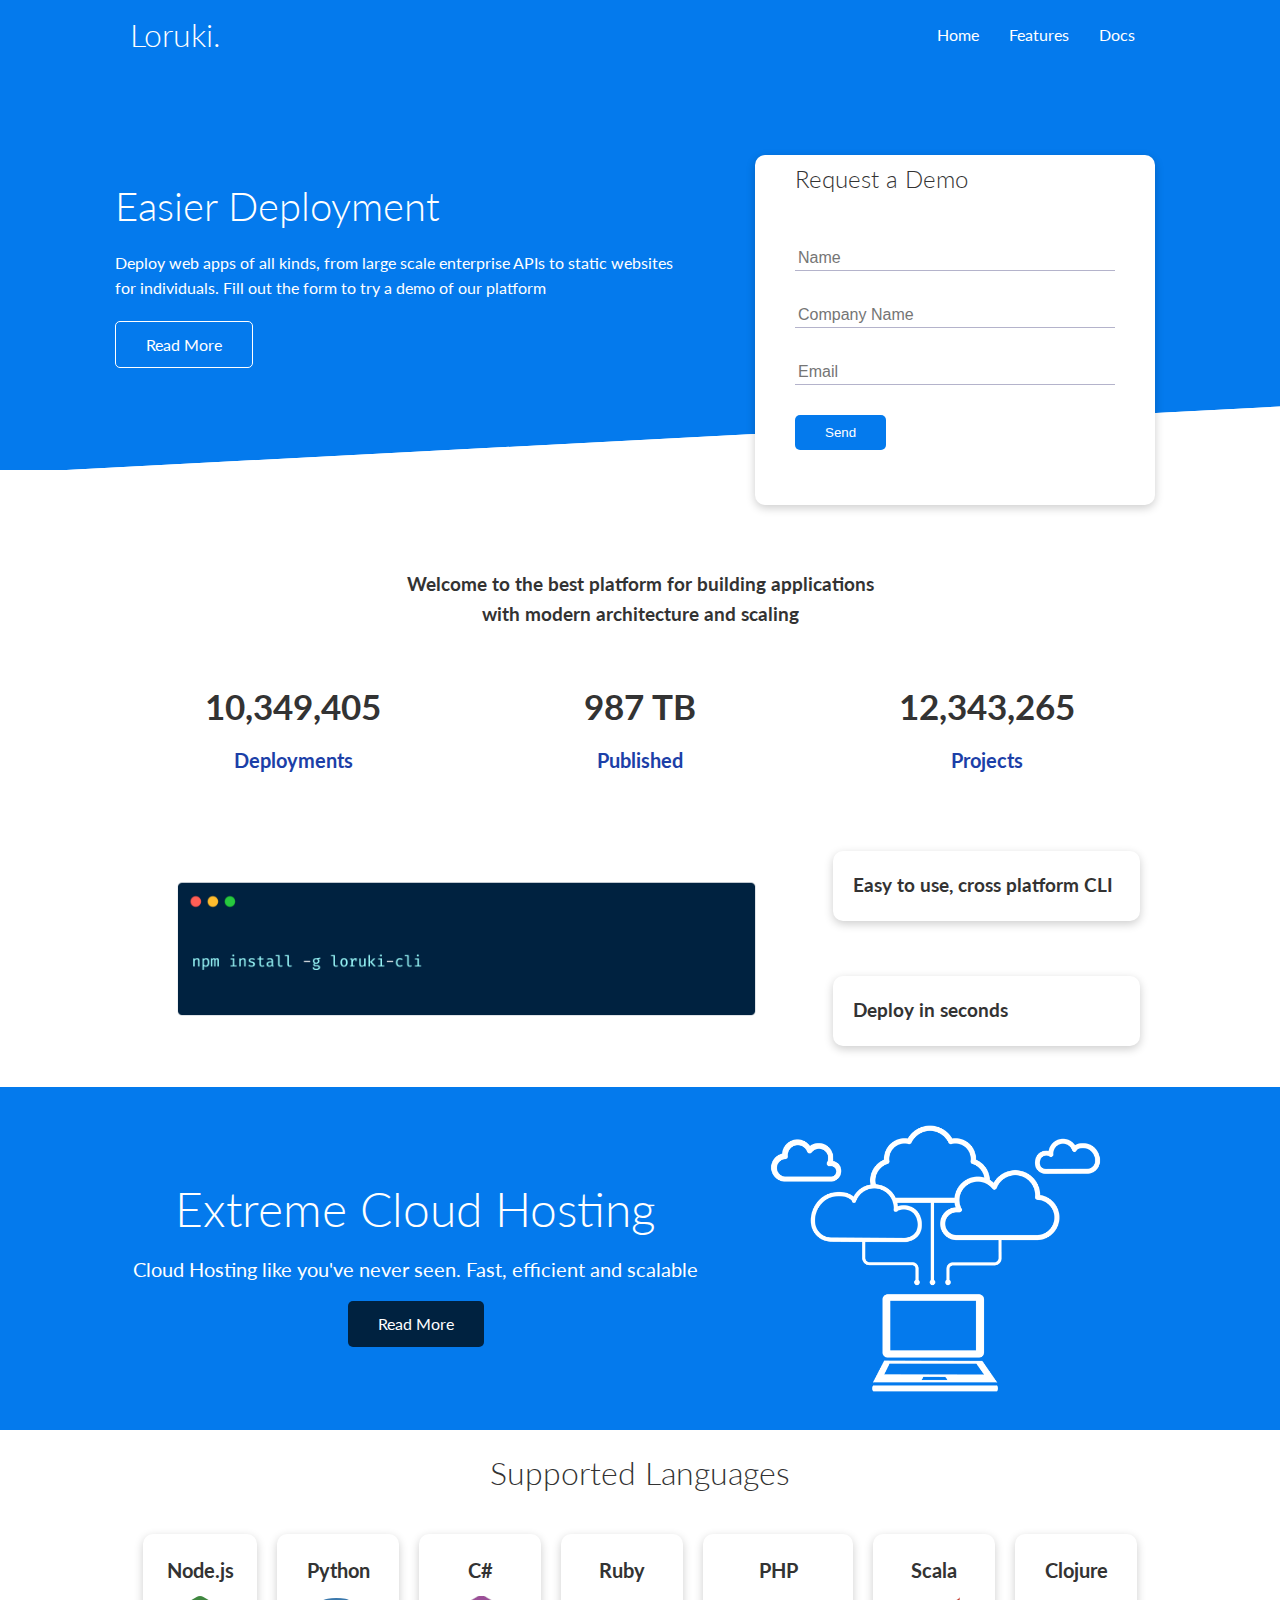
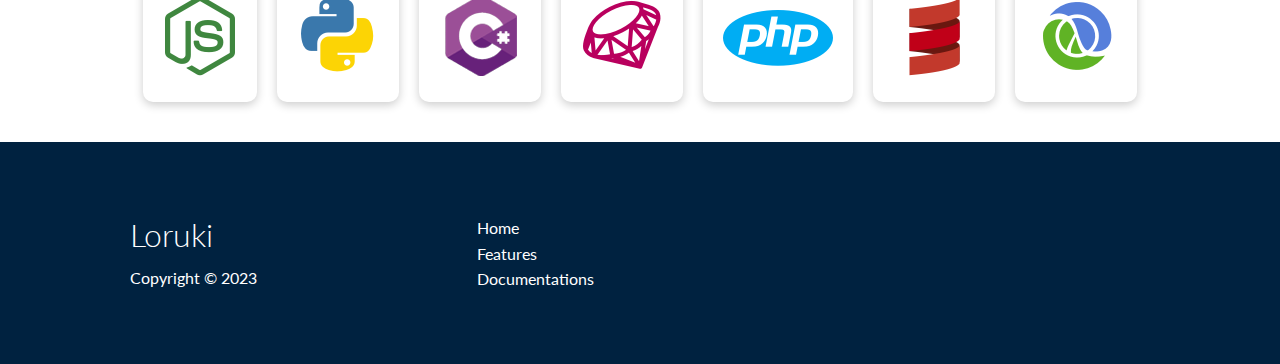
<file: index.html>
<!DOCTYPE html>
<html lang="en">
<head>
    <meta charset="UTF-8">
    <meta http-equiv="X-UA-Compatible" content="IE=edge">
    <meta name="viewport" content="width=device-width, initial-scale=1.0">
    <link rel="stylesheet" href="https://cdnjs.cloudflare.com/ajax/libs/font-awesome/6.4.0/css/all.min.css" integrity="sha512-iecdLmaskl7CVkqkXNQ/ZH/XLlvWZOJyj7Yy7tcenmpD1ypASozpmT/E0iPtmFIB46ZmdtAc9eNBvH0H/ZpiBw==" crossorigin="anonymous" referrerpolicy="no-referrer" />
    <link rel="stylesheet" href="utilities.css">
    <link rel="stylesheet" href="index.css">
    <title>Loruki | Cloud Hosting for Everyone</title>
</head>
<body>
    <!-- Navbar -->
    <div class="navbar">
        <div class="container flex">
            <h1 class="logo">Loruki.</h1>
            <nav>
                <ul>
                    <li><a href="index.html">Home</a></li>
                    <li><a href="features.html">Features</a></li>
                    <li><a href="docs.html">Docs</a></li>
                </ul>
            </nav>
        </div>
    </div>

    <!-- showcase -->
    <section class="showcase">
        <div class="container grid">
            <div class="showcase-text">
                <h1>Easier Deployment</h1>
                <p>Deploy web apps of all kinds, from large scale enterprise APIs to static websites for individuals. Fill out the form to try a demo of our platform</p>
                <a href="features.html" class="btn btn-outline">Read More</a>
            </div>

            <div class="showcase-form card">
                <h2>Request a Demo</h2>
                <form name="contact" method="POST" netlify-honeypot="bot-field" data-netlify="true">
                    <input type="hidden" name="form-name" value="contact">
                    <p class="hidden">
                        <label>Don't fill this out if you're human: <input name="bot-field"/> </label>
                    </p>
                    <div class="form-control">
                        <input type="text" name="name" placeholder="Name" required>
                    </div>
                    <div class="form-control">
                        <input type="text" name="company" placeholder="Company Name" required>
                    </div>
                    <div class="form-control">
                        <input type="email" name="email" placeholder="Email" required>
                    </div>
                    <input type="submit" value="Send" class="btn btn-primary">
                </form>
            </div>
        </div>
    </section>

    <!-- Stats -->
    <section class="stats">
        <div class="container">
            <h3 class="stats-heading text-center my-1">
                Welcome to the best platform for building applications with modern architecture and scaling
            </h3>

            <div class="grid grid-3 text-center my-4">
                <div>
                    <i class="fas fa-server fa-3x"></i>
                    <h3>10,349,405</h3>
                    <p class="text-secondary">Deployments</p>
                </div>
                <div>
                    <i class="fas fa-upload fa-3x"></i>
                    <h3>987 TB</h3>
                    <p class="text-secondary">Published</p>
                </div>
                <div>
                    <i class="fas fa-project-diagram fa-3x"></i>
                    <h3>12,343,265</h3>
                    <p class="text-secondary">Projects</p>
                </div>
            </div>
        </div>
    </section>

    <!-- Cli -->
    <section class="cli">
        <div class="container grid">
            <img src="images/cli.png" alt="">
            <div class="card">
                <h3>Easy to use, cross platform CLI</h3>
            </div>
            <div class="card">
                <h3>Deploy in seconds</h3>
            </div>
        </div>
    </section>

    <!-- Cloud -->
    <section class="cloud bg-primary my-2 py-2">
        <div class="container grid">
            <div class="text-center">
                <h2 class="lg">Extreme Cloud Hosting</h2>
                <p class="lead my-1">Cloud Hosting like you've never seen. 
                    Fast, efficient and scalable
                </p>
                <a href="features.html" class="btn btn-dark">Read More</a>
            </div>
            <img src="images/cloud.png" alt="">
        </div>
    </section>

    <!-- Languages -->
    <section class="languages">
        <h2 class="md text-center my-2">Supported Languages</h2>
        <div class="container flex">
            <div class="card">
                <h4>Node.js</h4>
                <img src="images/logos/node.png" alt="">
            </div>
            <div class="card">
                <h4>Python</h4>
                <img src="images/logos/python.png" alt="">
            </div>
            <div class="card">
                <h4>C#</h4>
                <img src="images/logos/csharp.png" alt="">
            </div>
            <div class="card">
                <h4>Ruby</h4>
                <img src="images/logos/ruby.png" alt="">
            </div>
            <div class="card">
                <h4>PHP</h4>
                <img src="images/logos/php.png" alt="">
            </div>
            <div class="card">
                <h4>Scala</h4>
                <img src="images/logos/scala.png" alt="">
            </div>
            <div class="card">
                <h4>Clojure</h4>
                <img src="images/logos/clojure.png" alt="">
            </div>

        </div>
    </section>

    <!-- Footer -->
    <footer class="footer bg-dark py-5">
        <div class="container grid grid-3">
            <div>
                <h1>Loruki</h1>
                <p>Copyright &copy; 2023</p>
            </div>

            <nav>
                <ul>
                    <li><a href="index.html">Home</a></li>
                    <li><a href="features.html">Features</a></li>
                    <li><a href="docs.html">Documentations</a></li>
                </ul>
            </nav>

            <div class="social">
                <a href="#"><i class="fab fa-github fa-2x"></i></a>
                <a href="#"><i class="fab fa-facebook fa-2x"></i></a>
                <a href="#"><i class="fab fa-instagram fa-2x"></i></a>
                <a href="#"><i class="fab fa-twitter fa-2x"></i></a>
            </div>
        </div>
    </footer>
</body>
</html>
</file>
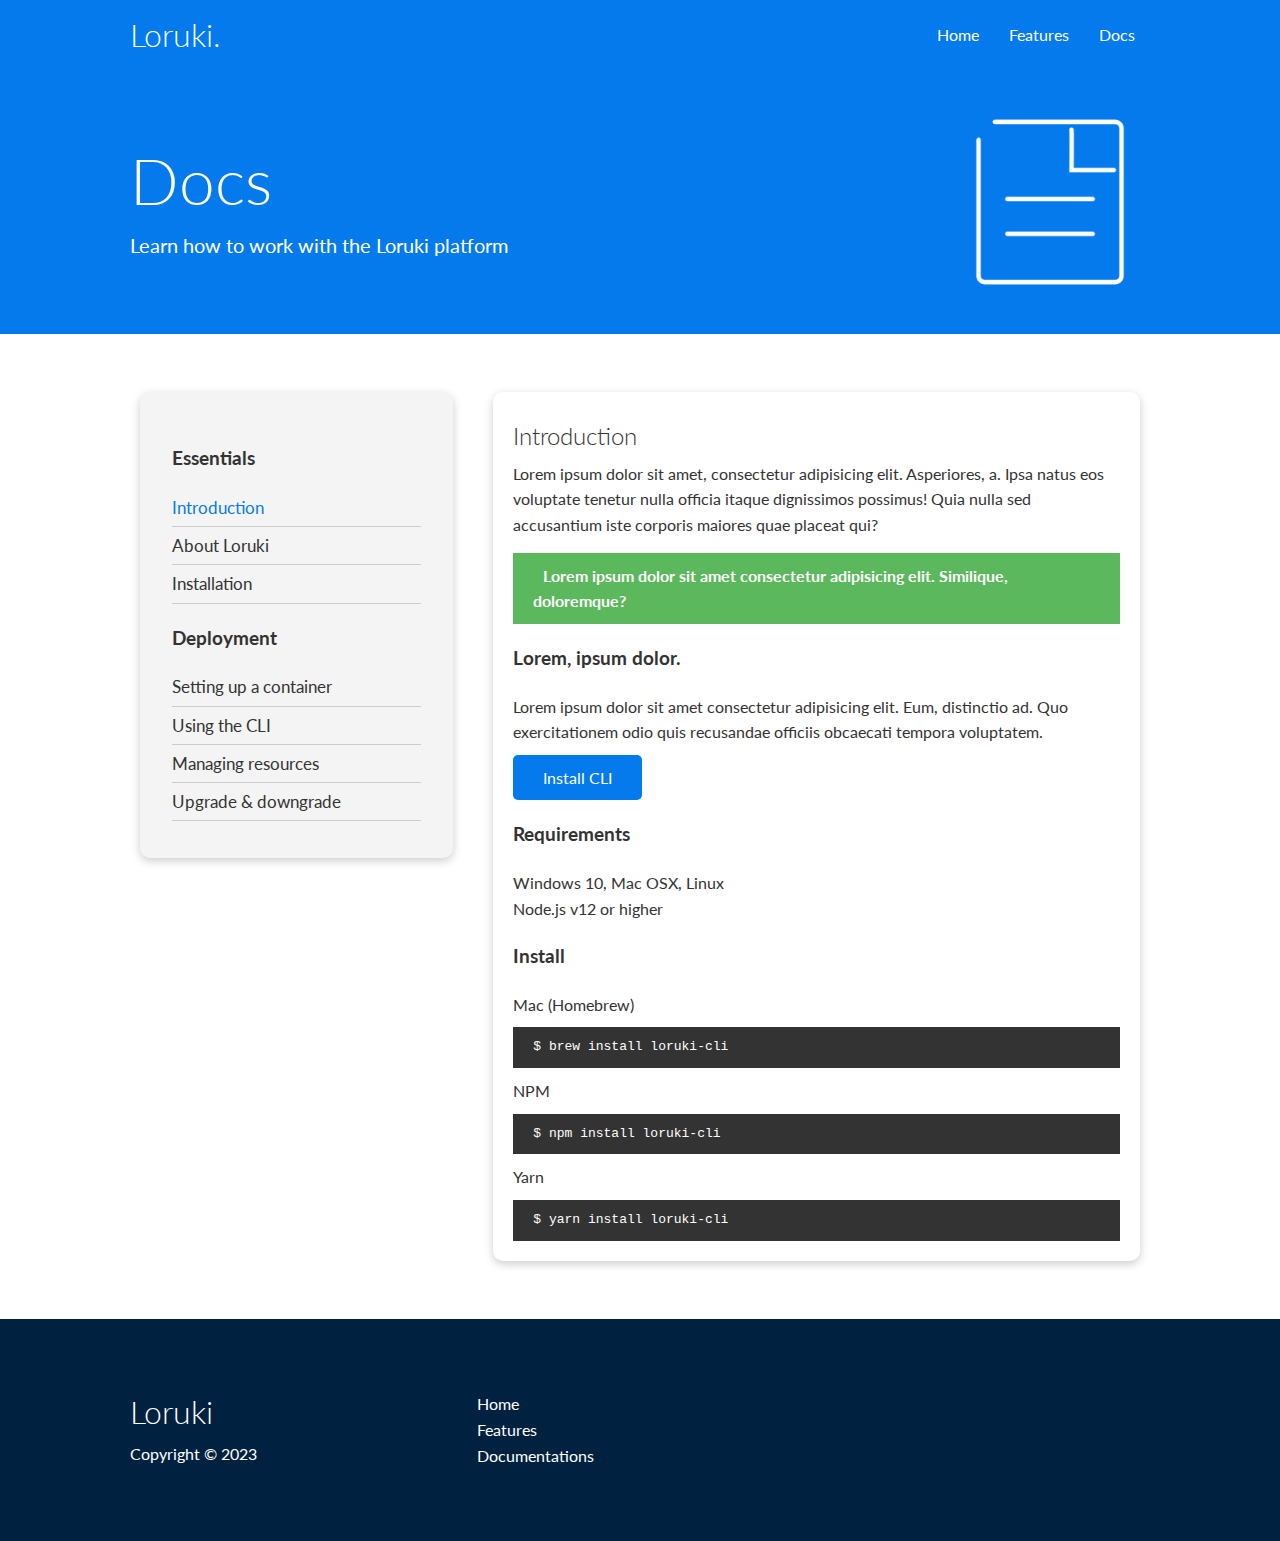
<file: docs.html>
<!DOCTYPE html>
<html lang="en">
<head>
    <meta charset="UTF-8">
    <meta http-equiv="X-UA-Compatible" content="IE=edge">
    <meta name="viewport" content="width=device-width, initial-scale=1.0">
    <link rel="stylesheet" href="https://cdnjs.cloudflare.com/ajax/libs/font-awesome/6.4.0/css/all.min.css" integrity="sha512-iecdLmaskl7CVkqkXNQ/ZH/XLlvWZOJyj7Yy7tcenmpD1ypASozpmT/E0iPtmFIB46ZmdtAc9eNBvH0H/ZpiBw==" crossorigin="anonymous" referrerpolicy="no-referrer" />
    <link rel="stylesheet" href="utilities.css">
    <link rel="stylesheet" href="index.css">
    <title>Loruki | Cloud Hosting for Everyone</title>
</head>
<body>
    <!-- Navbar -->
    <div class="navbar">
        <div class="container flex">
            <h1 class="logo">Loruki.</h1>
            <nav>
                <ul>
                    <li><a href="index.html">Home</a></li>
                    <li><a href="features.html">Features</a></li>
                    <li><a href="docs.html">Docs</a></li>
                </ul>
            </nav>
        </div>
    </div>

    <!-- Head -->
    <section class="docs-head bg-primary py-3">
        <div class="container grid">
            <div>
                <h1 class="xl">Docs</h1>
                <p class="lead">Learn how to work with the Loruki platform</p>
            </div>
            <img src="images/docs.png" alt="">
        </div>
    </section>

    <section class="docs-main my-4">
        <div class="container grid">
            <div class="card bg-light p-3">
                <h3 class="my-2">Essentials</h3>
                <nav>
                    <ul>
                        <li><a class="text-primary" href="#">Introduction</a></li>
                        <li><a href="#">About Loruki</a></li>
                        <li><a href="#">Installation</a></li>
                    </ul>
                </nav>

                 <h3 class="my-2">Deployment</h3>
                <nav>
                    <ul>
                        <li><a href="#">Setting up a container</a></li>
                        <li><a href="#">Using the CLI</a></li>
                        <li><a href="#">Managing resources</a></li>
                        <li><a href="#">Upgrade & downgrade</a></li>
                    </ul>
                </nav>
            </div>

            <div class="card">
                <h2>Introduction</h2>
                <p>Lorem ipsum dolor sit amet, consectetur adipisicing elit. Asperiores, a. Ipsa natus eos voluptate tenetur nulla officia itaque dignissimos possimus! Quia nulla sed accusantium iste corporis maiores quae placeat qui?</p>
                
                <div class="alert alert-success">
                    <i class="fas fa-info"></i>
                        Lorem ipsum dolor sit amet consectetur adipisicing elit. Similique, doloremque?
                </div>
                
                <h3>Lorem, ipsum dolor.</h3>
                <p>Lorem ipsum dolor sit amet consectetur adipisicing elit. Eum, distinctio ad. Quo exercitationem odio quis recusandae officiis obcaecati tempora voluptatem.</p>
                <a href="#" class="btn btn-primary">Install CLI</a>
               
                <h3>Requirements</h3>
                <ul>
                    <li>Windows 10, Mac OSX, Linux</li>
                    <li>Node.js v12 or higher</li>
                </ul>

                <h3>Install</h3>
                <p>Mac (Homebrew)</p>
                <pre><code>$ brew install loruki-cli</code></pre>

                <p>NPM</p>
                <pre><code>$ npm install loruki-cli</code></pre>

                <p>Yarn</p>
                <pre><code>$ yarn install loruki-cli</code></pre>
            </div>
        </div>
    </section>

    <!-- Footer -->
    <footer class="footer bg-dark py-5">
        <div class="container grid grid-3">
            <div>
                <h1>Loruki</h1>
                <p>Copyright &copy; 2023</p>
            </div>

            <nav>
                <ul>
                    <li><a href="index.html">Home</a></li>
                    <li><a href="features.html">Features</a></li>
                    <li><a href="docs.html">Documentations</a></li>
                </ul>
            </nav>

            <div class="social">
                <a href="#"><i class="fab fa-github fa-2x"></i></a>
                <a href="#"><i class="fab fa-facebook fa-2x"></i></a>
                <a href="#"><i class="fab fa-instagram fa-2x"></i></a>
                <a href="#"><i class="fab fa-twitter fa-2x"></i></a>
            </div>
        </div>
    </footer>
</body>
</html>
</file>
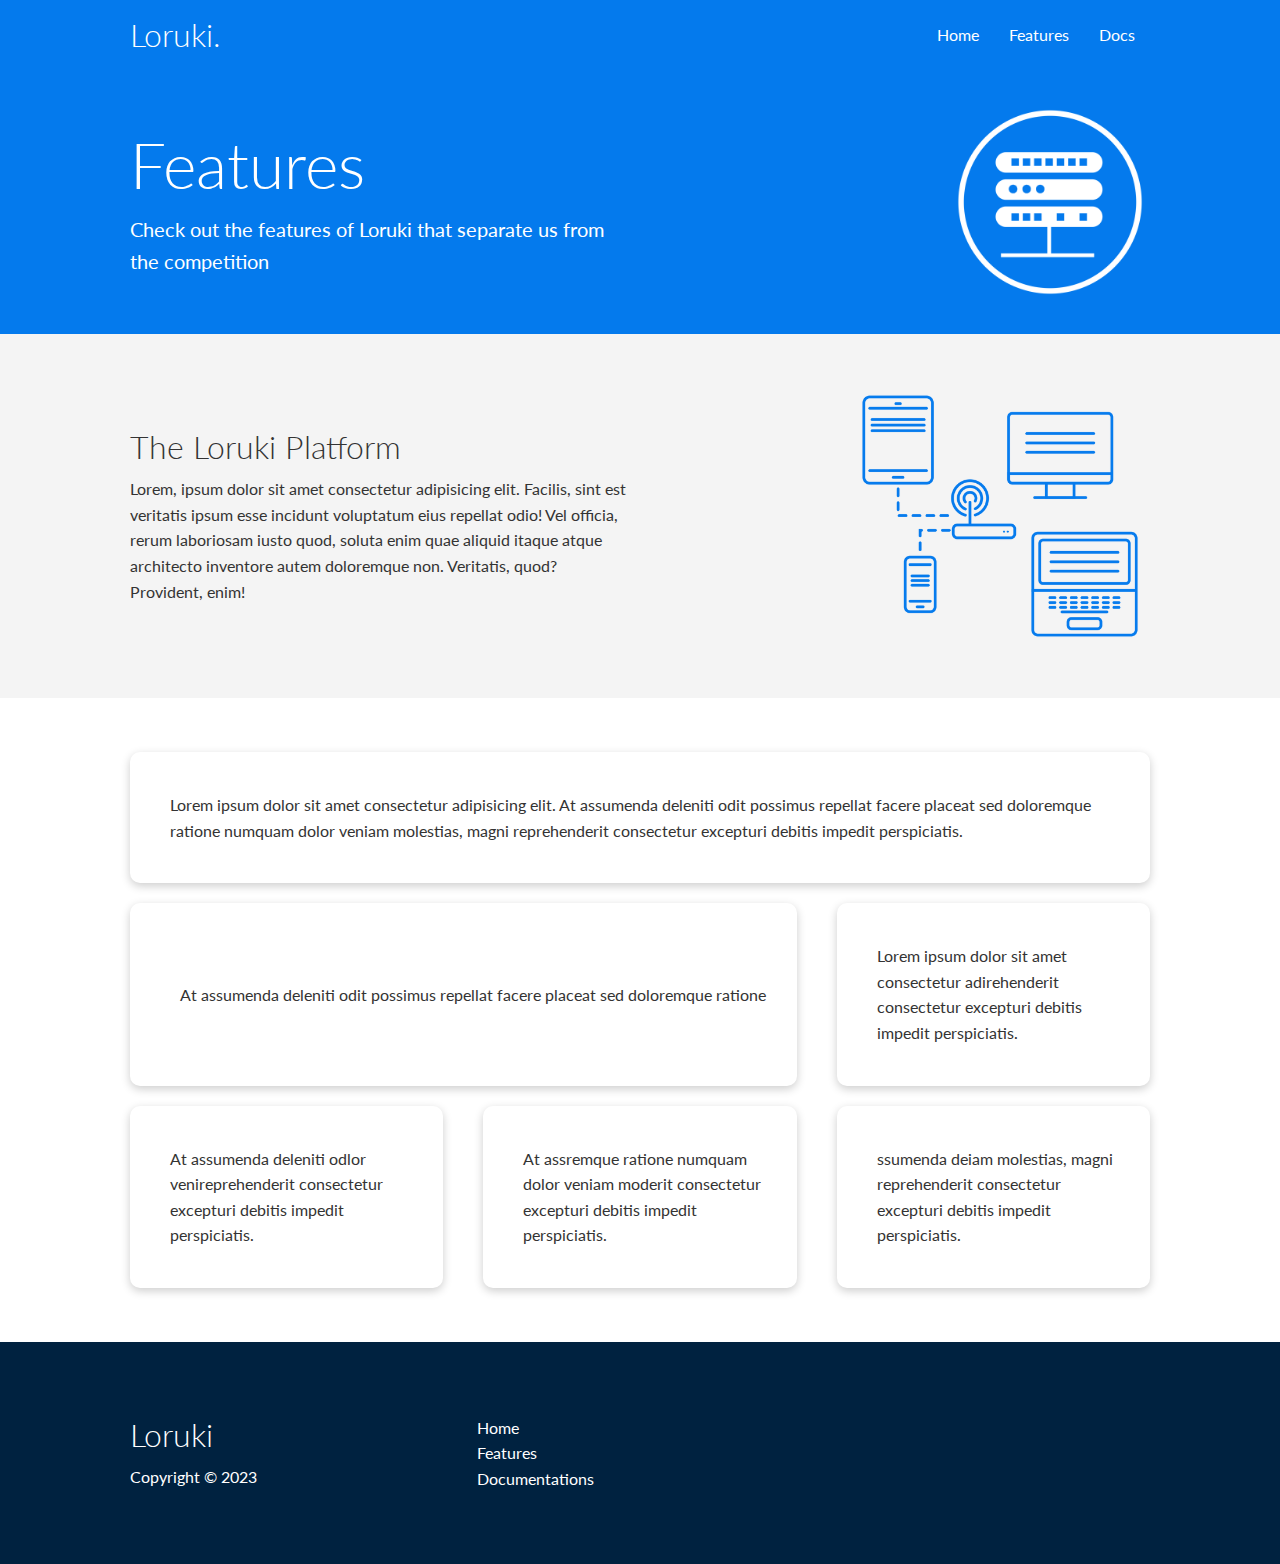
<file: features.html>
<!DOCTYPE html>
<html lang="en">
<head>
    <meta charset="UTF-8">
    <meta http-equiv="X-UA-Compatible" content="IE=edge">
    <meta name="viewport" content="width=device-width, initial-scale=1.0">
    <link rel="stylesheet" href="https://cdnjs.cloudflare.com/ajax/libs/font-awesome/6.4.0/css/all.min.css" integrity="sha512-iecdLmaskl7CVkqkXNQ/ZH/XLlvWZOJyj7Yy7tcenmpD1ypASozpmT/E0iPtmFIB46ZmdtAc9eNBvH0H/ZpiBw==" crossorigin="anonymous" referrerpolicy="no-referrer" />
    <link rel="stylesheet" href="utilities.css">
    <link rel="stylesheet" href="index.css">
    <title>Loruki | Cloud Hosting for Everyone</title>
</head>
<body>
    <!-- Navbar -->
    <div class="navbar">
        <div class="container flex">
            <h1 class="logo">Loruki.</h1>
            <nav>
                <ul>
                    <li><a href="index.html">Home</a></li>
                    <li><a href="features.html">Features</a></li>
                    <li><a href="docs.html">Docs</a></li>
                </ul>
            </nav>
        </div>
    </div>

    <!-- Head -->
    <section class="features-head bg-primary py-3">
        <div class="container grid">
            <div>
                <h1 class="xl">Features</h1>
                <p class="lead">Check out the features of Loruki that separate us from the competition</p>
            </div>
            <img src="images/server.png" alt="">
        </div>
    </section>

    <!-- Sub-head -->
    <section class="features-sub-head bg-light py-3">
        <div class="container grid">
            <div>
                <h1 class="md">The Loruki Platform</h1>
                <p>Lorem, ipsum dolor sit amet consectetur adipisicing elit. Facilis, sint est veritatis ipsum esse incidunt voluptatum eius repellat odio! Vel officia, rerum laboriosam iusto quod, soluta enim quae aliquid itaque atque architecto inventore autem doloremque non. Veritatis, quod? Provident, enim!</p>
            </div>
            <img src="images/server2.png" alt="">
        </div>
        </div>
    </section>

    <!-- Features-main -->
    <section class="features-main my-2">
        <div class="container grid grid-3">
            <div class="card flex">
                <i class="fas fa-server fa-4x"></i>
                <p>Lorem ipsum dolor sit amet consectetur adipisicing elit. At assumenda deleniti odit possimus repellat facere placeat sed doloremque ratione numquam dolor veniam molestias, magni reprehenderit consectetur excepturi debitis impedit perspiciatis.</p>
            </div>
            <div class="card flex">
                <i class="fas fa-network-wired fa-4x"></i>
                <p> At assumenda deleniti odit possimus repellat facere placeat sed doloremque ratione </p>
            </div>
            <div class="card flex">
                <i class="fas fa-laptop-code fa-4x"></i>
                <p>Lorem ipsum dolor sit amet consectetur adirehenderit consectetur excepturi debitis impedit perspiciatis.</p>
            </div>
            <div class="card flex">
                <i class="fas fa-database fa-4x"></i>
                <p> At assumenda deleniti odlor venireprehenderit consectetur excepturi debitis impedit perspiciatis.</p>
            </div>
            <div class="card flex">
                <i class="fas fa-power-off fa-4x"></i>
                <p> At assremque ratione numquam dolor veniam moderit consectetur excepturi debitis impedit perspiciatis.</p>
            </div>
            <div class="card flex">
                <i class="fas fa-upload fa-4x"></i>
                <p>ssumenda deiam molestias, magni reprehenderit consectetur excepturi debitis impedit perspiciatis.</p>
            </div>
        </div>
    </section>

    <!-- Footer -->
    <footer class="footer bg-dark py-5">
        <div class="container grid grid-3">
            <div>
                <h1>Loruki</h1>
                <p>Copyright &copy; 2023</p>
            </div>

            <nav>
                <ul>
                    <li><a href="index.html">Home</a></li>
                    <li><a href="features.html">Features</a></li>
                    <li><a href="docs.html">Documentations</a></li>
                </ul>
            </nav>

            <div class="social">
                <a href="#"><i class="fab fa-github fa-2x"></i></a>
                <a href="#"><i class="fab fa-facebook fa-2x"></i></a>
                <a href="#"><i class="fab fa-instagram fa-2x"></i></a>
                <a href="#"><i class="fab fa-twitter fa-2x"></i></a>
            </div>
        </div>
    </footer>
</body>
</html>
</file>
<file: utilities.css>
.container{
    max-width: 1100px;
    margin: 0 auto;
    overflow: hidden;
    padding: 0 40px;
}

.card{
    background-color: #fff;
    border-radius: 10px;
    box-shadow: 0 3px 10px rgba(0, 0, 0, 0.2);
    padding: 20px;
    margin: 10px;
    color: #333;
}

.btn{
    display: inline-block;
    padding: 10px 30px;
    cursor: pointer;
    background: var(--primary-color);
    border: none;
    border-radius: 5px;
    color: #fff;
}

.btn-outline{
    background-color: transparent;
    border: 1px solid #fff;
}

.btn:hover{
    transform: scale(0.98);
}

/* Backgrounds and color buttons */
.bg-primary,
.btn-primary{
    background-color: var(--primary-color);
    color: #fff;
}

.bg-secondary,
.btn-secondary{
    background-color: var(--secondary-color);
    color: #fff;
}

.bg-dark,
.btn-dark{
    background-color: var(--dark-color);
    color: #fff;
}

.bg-light,
.btn-light{
    background-color: var(--light-color);
    color: #333;
}

.bg-primary a,
.btn-primary a,
.bg-secondary a,
.btn-secondary a,
.bg-dark a,
.btn-dark a{
    color: #fff;
}

/* text-color */

.text-primary{
    color: var(--primary-color);
}

.text-secondary{
    color: var(--secondary-color);
}

.text-dark{
    color: var(--dark-color);
}

.text-light{
    color: var(--light-color);
}
/* Text-sizes */
.lead{
    font-size: 20px;
}

.sm{
    font-size: 1rem;
}

.md{
    font-size: 2rem;
}

.lg{
    font-size: 3rem;
}

.xl{
    font-size: 4rem;
}

.text-center{
    text-align: center;
}

/* alert */
.alert{
    background-color: var(--light-color);
    padding: 10px 20px;
    font-weight: bold;
    margin: 15px 0;
}

.alert i{
    margin-right: 10px;
}

.alert-success{
    background-color: var(--success-color);
    color: #fff;
}

.alert-error{
    background-color: var(--error-color);
    color: #fff;
}

.flex{
    display: flex;
    justify-content:center;
    align-items: center;
    height: 100%;
}

.grid{
    display: grid;
    grid-template-columns: repeat(2,1fr);
    gap: 20px;
    justify-content: center;
    align-items: center;
    height: 100%;
}

.grid-3{
    grid-template-columns: repeat(3,1fr);
}

/* Margin */

.my-1{
    margin: 1rem 0;
}

.my-2{
    margin: 1.5rem 0;
}

.my-3{
    margin: 2rem 0;
}

.my-4{
    margin: 3rem 0;
}
.my-5{
    margin: 4rem 0;
}

.m-1{
    margin: 1rem;
}

.m-2{
    margin: 1.5rem;
}

.m-3{
    margin: 2rem;
}

.m-4{
    margin: 3rem;
}
.m-5{
    margin: 4rem;
}

/* Padding */

.py-1{
    padding: 1rem 0;
}

.py-2{
    padding: 1.5rem 0;
}

.py-3{
    padding: 2rem 0;
}

.py-4{
    padding: 3rem 0;
}
.py-5{
    padding: 4rem 0;
}

.p-1{
    padding: 1rem;
}

.p-2{
    padding: 1.5rem;
}

.p-3{
    padding: 2rem;
}

.p-4{
    padding: 3rem;
}
.p-5{
    padding: 4rem;
}
</file>
<file: index.css>
@import url('https://fonts.googleapis.com/css2?family=Caveat:wght@400;600;700&family=Lato:wght@300&display=swap');

:root{
    --primary-color: #047aed;
    --secondary-color: #1c3fa8;
    --dark-color: #002240;
    --light-color: #f4f4f4;
    --success-color:#5cb85c;
    --error-color: #d9534f;
}

*{
    box-sizing: border-box;
    padding: 0;
    margin: 0;
}

body{
    font-family: 'Lato', 'sans-serif';
    color: #333;
    line-height: 1.6;
}

ul{
    list-style-type: none;
}

a{
    text-decoration: none;
    color: #333;
}

h1,h2{
    font-weight: 300;
    line-height: 1.2;
    margin: 10px 0;
}

p{
    margin: 10px 0;
}

img{
    width: 100%;
}

code, pre{
    background: #333;
    color: #fff;
    padding: 10px;
}

.hidden{
    visibility: hidden;
    height: 0;
}

/* NAVBAR */
.navbar{
    background-color: var(--primary-color);
    color: #fff;
    height: 70px;
}

.navbar ul{
    display: flex;

}

.navbar a{
    color: #fff;
    padding: 10px;
    margin: 0 5px;
}

.navbar a:hover{
    border-bottom: 2px #fff solid;
}

.navbar .flex{
    justify-content: space-between;
}


/* Showcase */
.showcase{
    height: 400px;
    background-color: var(--primary-color);
    color: #fff;
    position: relative;
}

.showcase h1{
    font-size: 40px;

}

.showcase p{
    margin: 20px 0;
}

.showcase .grid{
    grid-template-columns: 55% 45%;
    gap: 30px;
    overflow: visible;
}

.showcase-text{
    animation: slideInFromLeft 1s ease-in;
}

.showcase-form{
    position: relative;
    top: 60px;
    height: 350px;
    width: 400px;
    padding: 0 40px;
    justify-self: flex-end;
    z-index: 100;
    animation: slideInFromRight 1s ease-in;
}

.showcase-form .form-control{
    margin: 30px 0;
}

.showcase-form input[type="text"],
.showcase-form input[type='email']{
    border: 0;
    border-bottom: 1px solid #b4b3cb;
    width: 100%;
    padding: 3px;
    font-size: 16px;
}

.showcase-form input:focus{
    outline: none;
}

.showcase::before,
.showcase::after{
    content: '';
    position: absolute;
    height: 100px;
    bottom: -70px;
    right: 0;
    left: 0;
    background: #fff;
    transform: skewY(-3deg);
    -webkit-transform: skewY(-3deg);
    -moz-transform: skewY(-3deg);
    -ms-transform: skewY(-3deg);
}

/* Stats */
.stats{
    padding-top: 100px;
    animation: slideInFromBottom 1s ease-in;
}

.stats-heading{
    max-width: 500px;
    margin: auto;
}

.stats .grid h3{
    font-size: 35px;
}

.stats .grid p{
    font-size: 20px;
    font-weight: bold;
}

/* CLI */
.cli .grid{
    grid-template-columns: repeat(3,1fr);
    grid-template-rows: repeat(2,1fr);
}

.cli .grid > *:first-child{
    grid-column: 1/span 2;
    grid-row: 1/span 2;
}

/* Cloud */
.cloud .grid{
    grid-template-columns: 4fr 3fr;
}

/* Languages */
.languages .flex{
    flex-wrap: wrap;
}

.languages .card{
    text-align: center;
    margin: 18px 10px 40px;
    transition: transform 0.2s ease-in;
}

.languages .card h4{
    font-size: 20px;
    margin-bottom: 10px;
}

.languages .card:hover{
    transform: translateY(-15px);
}

/* Features */
.features-head img,
.docs-head img{
    width: 200px;
    justify-self: flex-end;
}

.features-sub-head img{
    width: 300px;
    justify-self: flex-end;
}

/* Features-main */
.features-main .card > i{
    margin-right: 20px;
}

.features-main .grid{
    padding: 30px;
}

.features-main .grid > *:first-child{
    grid-column: 1/span 3;
}

.features-main .grid> *:nth-child(2){
    grid-column: 1/span 2;
}

/* docs */
.docs-main h3{
    margin: 20px 0;
}

.docs-main .grid{
    grid-template-columns: 1fr 2fr;
    align-items: flex-start;
}

.docs-main nav li{
    font-size: 17px;
    padding-bottom: 5px;
    margin-bottom: 5px;
    border-bottom: 1px solid #ccc;
}

.docs-main a:hover{
    font-weight: bold;
}

/* footer */
.footer .social a{
    margin: 0 10px;
}

/* Animations */
@keyframes slideInFromLeft {
    0%{
        transform: translateX(-100%);
    }
    100%{
        transform: translateX(0);
    }
}

@keyframes slideInFromRight {
    0%{
        transform: translateX(100%);
    }
    100%{
        transform: translateX(0);
    }
}

@keyframes slideInFromTop {
    0%{
        transform: translateY(-100%);
    }
    100%{
        transform: translateY(0);
    }
}

@keyframes slideInFromBottom {
    0%{
        transform: translateY(100%);
    }
    100%{
        transform: translateY(0);
    }
}


/* Tablets and under */
@media(max-width:768px){
    .grid,
    .showcase .grid,
    .stats .grid,
    .cli .grid,
    .cloud .grid,
    .features-main .grid,
    .docs-main .grid{
        grid-template-columns: 1fr;
        grid-template-rows: 1fr;
    }

    .showcase{
        height: auto;
    }

    .showcase-text{
        text-align: center;
        margin-top: 40px;
        animation: slideInFromTop 1s ease-in;
    }

    .showcase-form{
        justify-self: center;
        margin: auto;
        animation: slideInFromBottom 1s ease-in;
    }

    .cli .grid > *:first-child{
        grid-column: 1;
        grid-row: 1;
    }

    .features-head,
    .features-sub-head,
    .docs-head{
        text-align: center;
    }

    .features-head img,
    .features-sub-head img,
    .docs-head img{
        justify-self: center;
    }

    .features-main .grid >*:first-child,
    .features-main .grid >*:nth-child(2){
        grid-column: 1;
    }

}


/* Mobile */
@media(max-width:500px){
    .navbar{
        height: 110px;
    }

    .navbar .flex{
        flex-direction: column;
    }

    .navbar ul{
        padding: 10px;
        background-color: rgba(0,0,0,0.1);
    }
}
</file>
